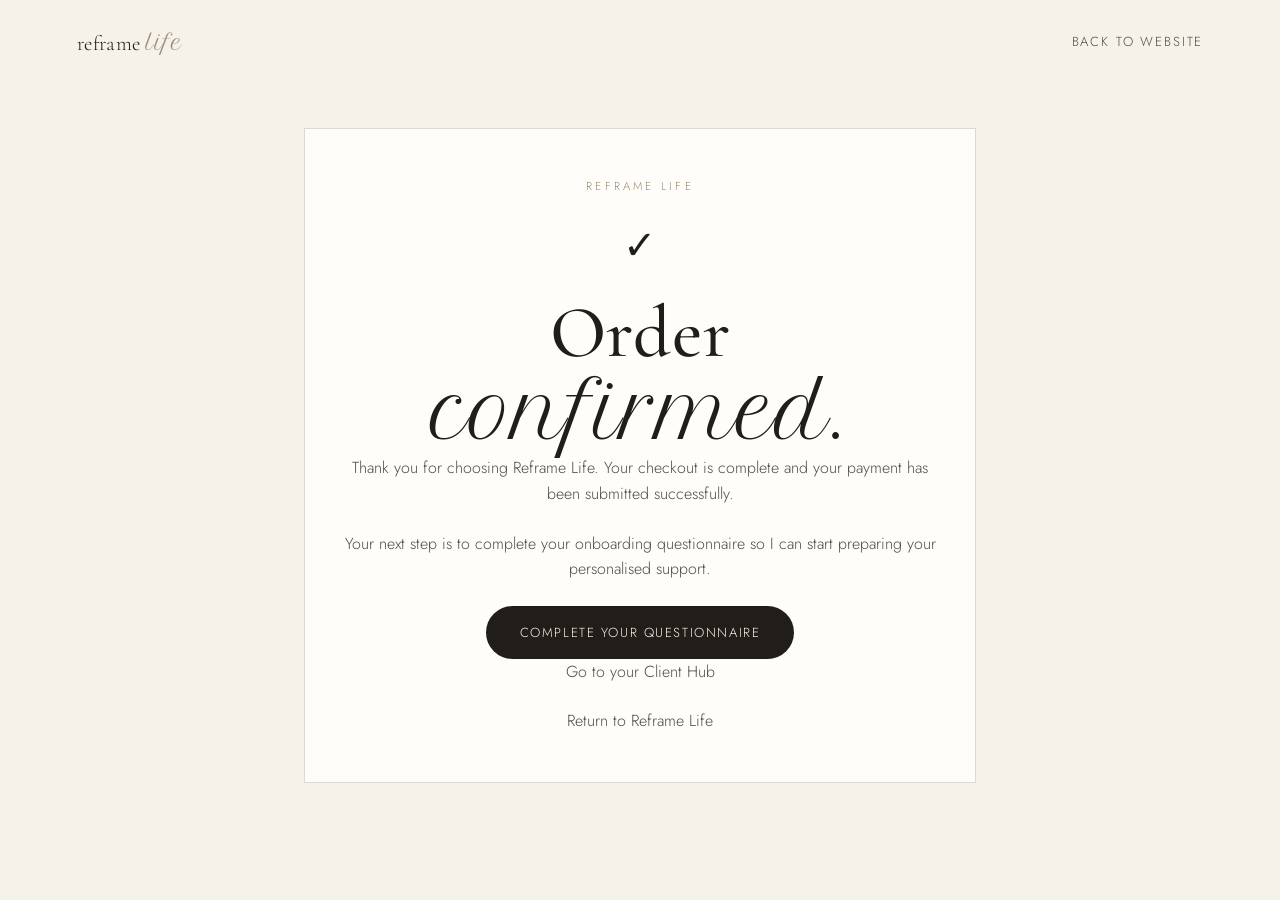
<file: order-confirmed.html>
<!DOCTYPE html>
<html lang="en">
<head>
  <meta charset="UTF-8">
  <meta name="viewport" content="width=device-width, initial-scale=1.0">
  <meta name="description" content="Your Reframe Life order confirmation.">
  <title>Order Confirmed — Reframe Life</title>
  <link rel="preconnect" href="https://fonts.googleapis.com">
  <link rel="preconnect" href="https://fonts.gstatic.com" crossorigin>
  <link href="https://fonts.googleapis.com/css2?family=Cormorant+Garamond:wght@400;500;600&family=Jost:wght@300;400;500;600&family=Petit+Formal+Script&display=swap" rel="stylesheet">
  <link rel="stylesheet" href="style.css">
</head>
<body>
  <header class="nav">
    <a href="index.html" class="nav-logo">reframe <em>life</em></a>
    <nav class="nav-links"><a href="index.html">Back to website</a></nav>
  </header>
  <main class="checkout-page" style="max-width:720px;margin:8rem auto 5rem;padding:0 1.5rem;text-align:center;">
    <section class="service-card" style="padding:3rem 2rem;">
      <p class="eyebrow">REFRAME LIFE</p>
      <div aria-hidden="true" style="font-size:2.5rem;margin:1rem 0;">✓</div>
      <h1>Order <em>confirmed.</em></h1>
      <p>Thank you for choosing Reframe Life. Your checkout is complete and your payment has been submitted successfully.</p>
      <p id="confirmed-programme" style="font-weight:500;margin:1.5rem 0;"></p>
      <p>Your next step is to complete your onboarding questionnaire so I can start preparing your personalised support.</p>
      <p style="margin-top:1.5rem;"><a class="btn btn-primary" href="onboarding.html">Complete your questionnaire</a></p>
      <p><a href="client-hub.html">Go to your Client Hub</a></p>
      <p style="margin-top:1.5rem;"><a href="index.html">Return to Reframe Life</a></p>
    </section>
  </main>
  <script>
    const programmes = {
      personalised_programme: "Personalised Training Programme",
      coaching_4_week: "4-Week Coaching Programme",
      coaching_8_week: "8-Week Coaching Programme",
      coaching_12_week: "12-Week Coaching Programme",
      coaching_6_month: "6-Month Ongoing Coaching"
    };
    const selected = new URLSearchParams(window.location.search).get("programme");
    if (programmes[selected]) {
      document.querySelector("#confirmed-programme").textContent = "Programme: " + programmes[selected];
    }
  </script>
</body>
</html>
</file>
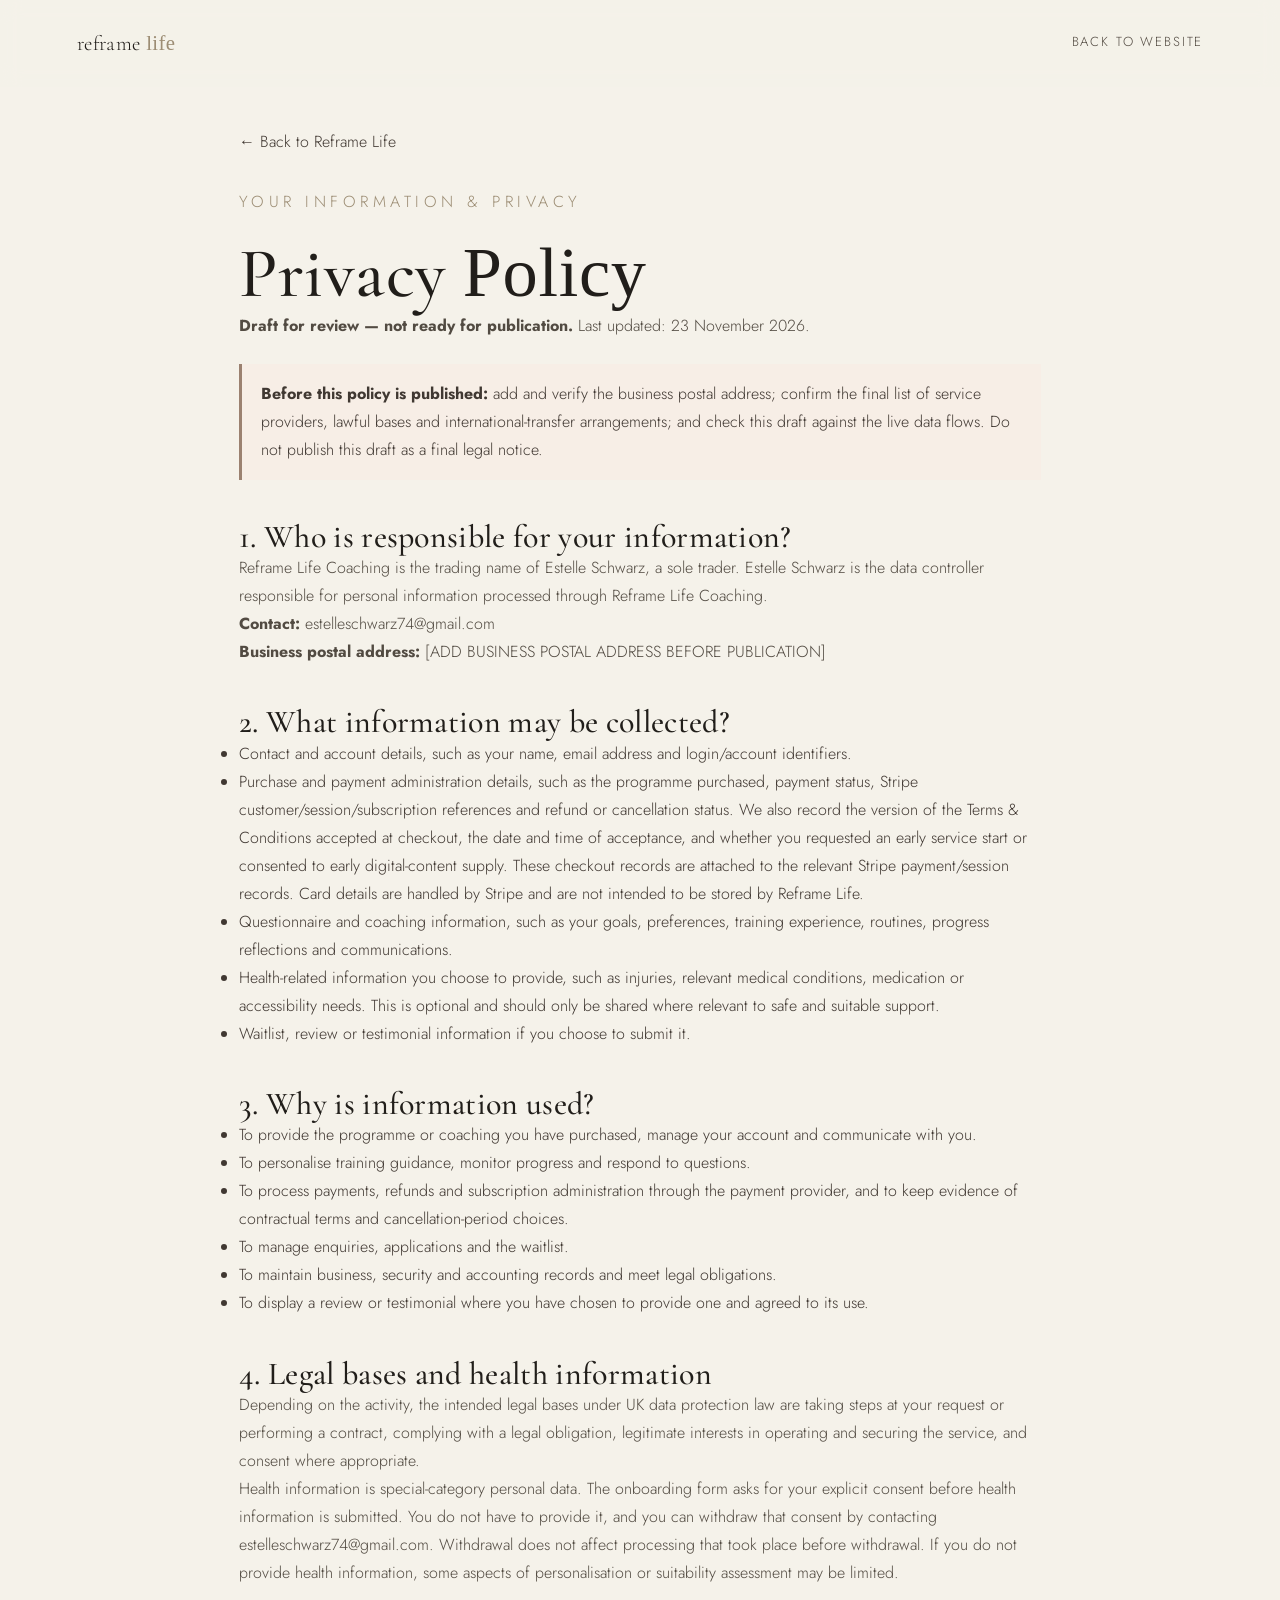
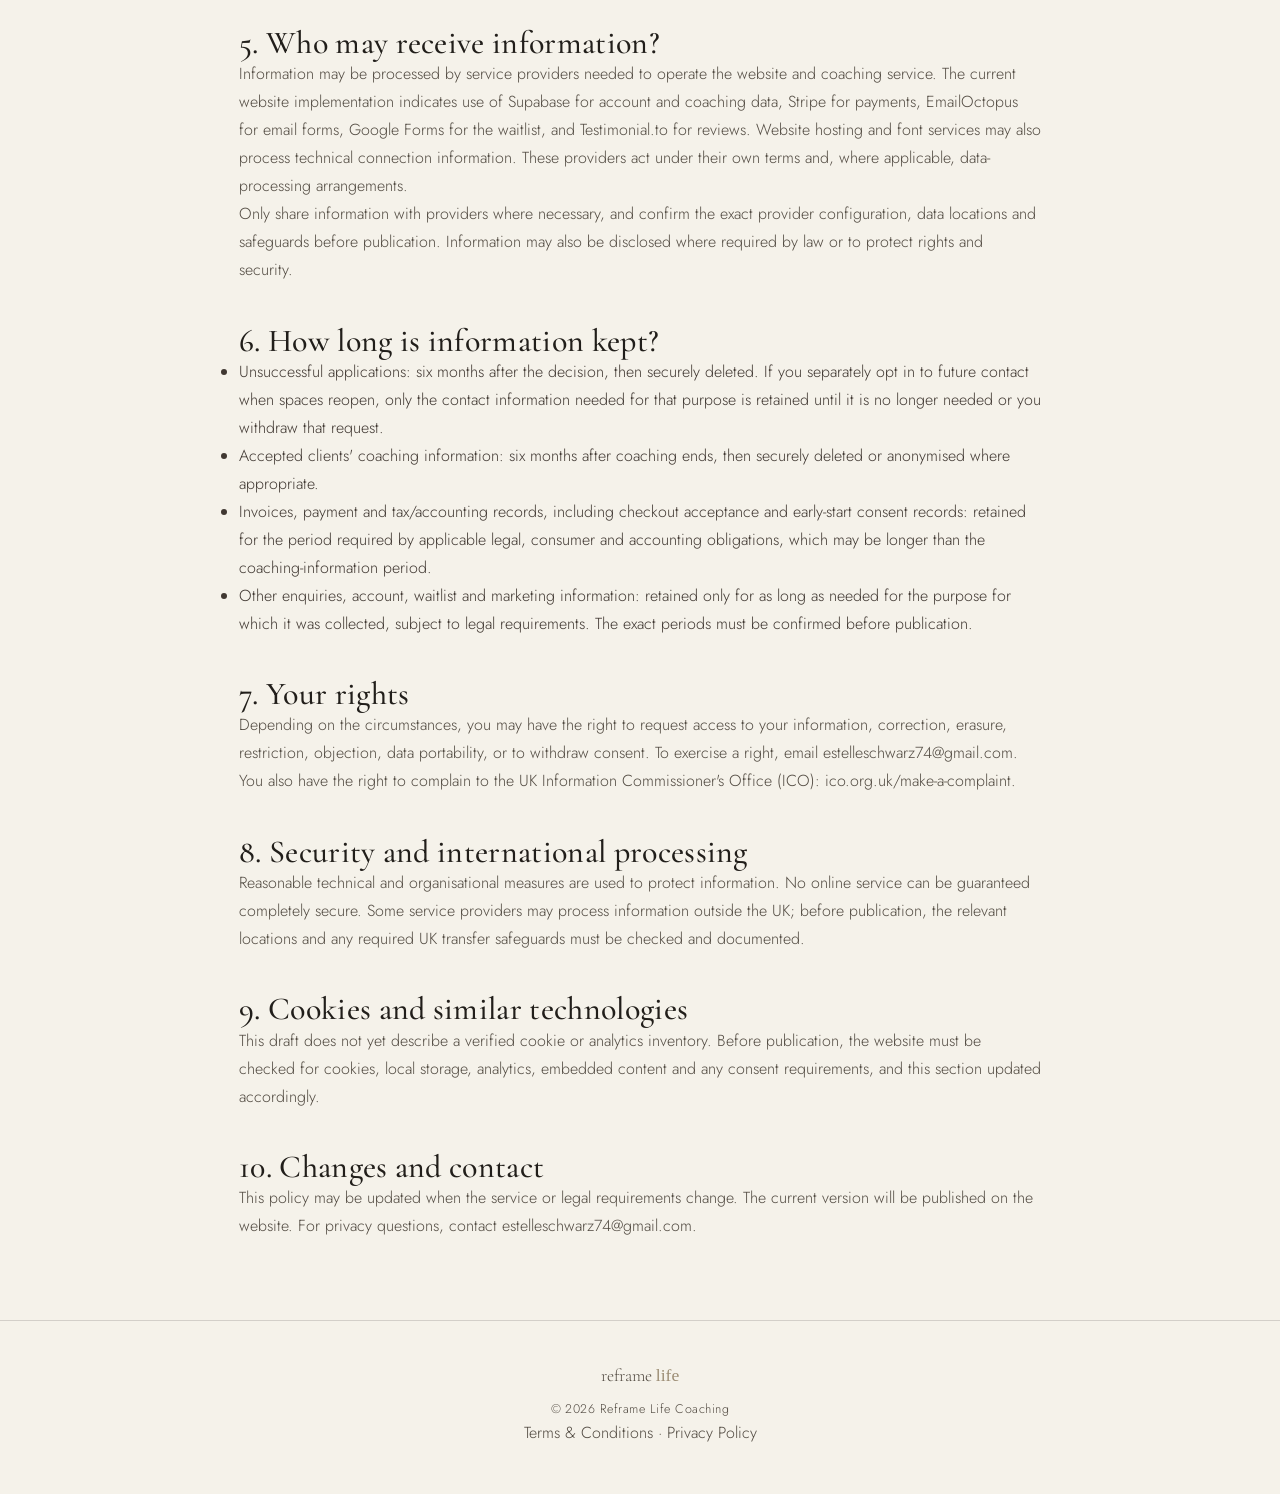
<file: privacy.html>
<!doctype html>
<html lang="en">
<head>
<meta charset="utf-8">
<meta name="viewport" content="width=device-width,initial-scale=1">
<title>Privacy Policy — Reframe Life Coaching</title>
<meta name="description" content="How Reframe Life Coaching collects, uses and protects personal information.">
<link rel="preconnect" href="https://fonts.googleapis.com">
<link rel="preconnect" href="https://fonts.gstatic.com" crossorigin>
<link href="https://fonts.googleapis.com/css2?family=Cormorant+Garamond:wght@400;500;600&family=Jost:wght@300;400;500;600&display=swap" rel="stylesheet">
<link rel="stylesheet" href="style.css">
<style>
.legal-page{max-width:850px;margin:8rem auto 5rem;padding:0 1.5rem;color:#403832;line-height:1.75}
.legal-page h1,.legal-page h2{font-family:'Cormorant Garamond',serif;font-weight:500;line-height:1.1}
.legal-page h1{font-size:clamp(2.8rem,6vw,4.4rem)}
.legal-page h2{font-size:2rem;margin-top:2.4rem}
.legal-page p,.legal-page li{font-size:1rem}
.legal-draft{padding:1rem 1.2rem;background:#f7eee6;border-left:3px solid #9b8170;margin:1.5rem 0}
.legal-page a{color:inherit}
.legal-page .back{display:inline-block;margin-bottom:2rem}
</style>
</head>
<body>
<header class="nav"><a href="index.html" class="nav-logo">reframe <em>life</em></a><nav class="nav-links"><a href="index.html">Back to website</a></nav></header>
<main class="legal-page">
<a class="back" href="index.html">← Back to Reframe Life</a>
<p class="eyebrow">YOUR INFORMATION &amp; PRIVACY</p>
<h1>Privacy <em>Policy</em></h1>
<p><strong>Draft for review — not ready for publication.</strong> Last updated: 23 November 2026.</p>
<div class="legal-draft"><strong>Before this policy is published:</strong> add and verify the business postal address; confirm the final list of service providers, lawful bases and international-transfer arrangements; and check this draft against the live data flows. Do not publish this draft as a final legal notice.</div>
<h2>1. Who is responsible for your information?</h2>
<p>Reframe Life Coaching is the trading name of Estelle Schwarz, a sole trader. Estelle Schwarz is the data controller responsible for personal information processed through Reframe Life Coaching.</p>
<p><strong>Contact:</strong> <a href="mailto:estelleschwarz74@gmail.com">estelleschwarz74@gmail.com</a><br><strong>Business postal address:</strong> [ADD BUSINESS POSTAL ADDRESS BEFORE PUBLICATION]</p>
<h2>2. What information may be collected?</h2>
<ul>
<li>Contact and account details, such as your name, email address and login/account identifiers.</li>
<li>Purchase and payment administration details, such as the programme purchased, payment status, Stripe customer/session/subscription references and refund or cancellation status. We also record the version of the Terms &amp; Conditions accepted at checkout, the date and time of acceptance, and whether you requested an early service start or consented to early digital-content supply. These checkout records are attached to the relevant Stripe payment/session records. Card details are handled by Stripe and are not intended to be stored by Reframe Life.</li>
<li>Questionnaire and coaching information, such as your goals, preferences, training experience, routines, progress reflections and communications.</li>
<li>Health-related information you choose to provide, such as injuries, relevant medical conditions, medication or accessibility needs. This is optional and should only be shared where relevant to safe and suitable support.</li>
<li>Waitlist, review or testimonial information if you choose to submit it.</li>
</ul>
<h2>3. Why is information used?</h2>
<ul>
<li>To provide the programme or coaching you have purchased, manage your account and communicate with you.</li>
<li>To personalise training guidance, monitor progress and respond to questions.</li>
<li>To process payments, refunds and subscription administration through the payment provider, and to keep evidence of contractual terms and cancellation-period choices.</li>
<li>To manage enquiries, applications and the waitlist.</li>
<li>To maintain business, security and accounting records and meet legal obligations.</li>
<li>To display a review or testimonial where you have chosen to provide one and agreed to its use.</li>
</ul>
<h2>4. Legal bases and health information</h2>
<p>Depending on the activity, the intended legal bases under UK data protection law are taking steps at your request or performing a contract, complying with a legal obligation, legitimate interests in operating and securing the service, and consent where appropriate.</p>
<p>Health information is special-category personal data. The onboarding form asks for your explicit consent before health information is submitted. You do not have to provide it, and you can withdraw that consent by contacting <a href="mailto:estelleschwarz74@gmail.com">estelleschwarz74@gmail.com</a>. Withdrawal does not affect processing that took place before withdrawal. If you do not provide health information, some aspects of personalisation or suitability assessment may be limited.</p>
<h2>5. Who may receive information?</h2>
<p>Information may be processed by service providers needed to operate the website and coaching service. The current website implementation indicates use of Supabase for account and coaching data, Stripe for payments, EmailOctopus for email forms, Google Forms for the waitlist, and Testimonial.to for reviews. Website hosting and font services may also process technical connection information. These providers act under their own terms and, where applicable, data-processing arrangements.</p>
<p>Only share information with providers where necessary, and confirm the exact provider configuration, data locations and safeguards before publication. Information may also be disclosed where required by law or to protect rights and security.</p>
<h2>6. How long is information kept?</h2>
<ul>
<li>Unsuccessful applications: six months after the decision, then securely deleted. If you separately opt in to future contact when spaces reopen, only the contact information needed for that purpose is retained until it is no longer needed or you withdraw that request.</li>
<li>Accepted clients' coaching information: six months after coaching ends, then securely deleted or anonymised where appropriate.</li>
<li>Invoices, payment and tax/accounting records, including checkout acceptance and early-start consent records: retained for the period required by applicable legal, consumer and accounting obligations, which may be longer than the coaching-information period.</li>
<li>Other enquiries, account, waitlist and marketing information: retained only for as long as needed for the purpose for which it was collected, subject to legal requirements. The exact periods must be confirmed before publication.</li>
</ul>
<h2>7. Your rights</h2>
<p>Depending on the circumstances, you may have the right to request access to your information, correction, erasure, restriction, objection, data portability, or to withdraw consent. To exercise a right, email <a href="mailto:estelleschwarz74@gmail.com">estelleschwarz74@gmail.com</a>. You also have the right to complain to the UK Information Commissioner's Office (ICO): <a href="https://ico.org.uk/make-a-complaint/" target="_blank" rel="noopener">ico.org.uk/make-a-complaint</a>.</p>
<h2>8. Security and international processing</h2>
<p>Reasonable technical and organisational measures are used to protect information. No online service can be guaranteed completely secure. Some service providers may process information outside the UK; before publication, the relevant locations and any required UK transfer safeguards must be checked and documented.</p>
<h2>9. Cookies and similar technologies</h2>
<p>This draft does not yet describe a verified cookie or analytics inventory. Before publication, the website must be checked for cookies, local storage, analytics, embedded content and any consent requirements, and this section updated accordingly.</p>
<h2>10. Changes and contact</h2>
<p>This policy may be updated when the service or legal requirements change. The current version will be published on the website. For privacy questions, contact <a href="mailto:estelleschwarz74@gmail.com">estelleschwarz74@gmail.com</a>.</p>
</main>
<footer class="footer"><p>reframe <em>life</em></p><p class="footer-note">&copy; 2026 Reframe Life Coaching</p><p><a href="terms.html">Terms &amp; Conditions</a> · <a href="privacy.html">Privacy Policy</a></p></footer>
</body></html>
</file>
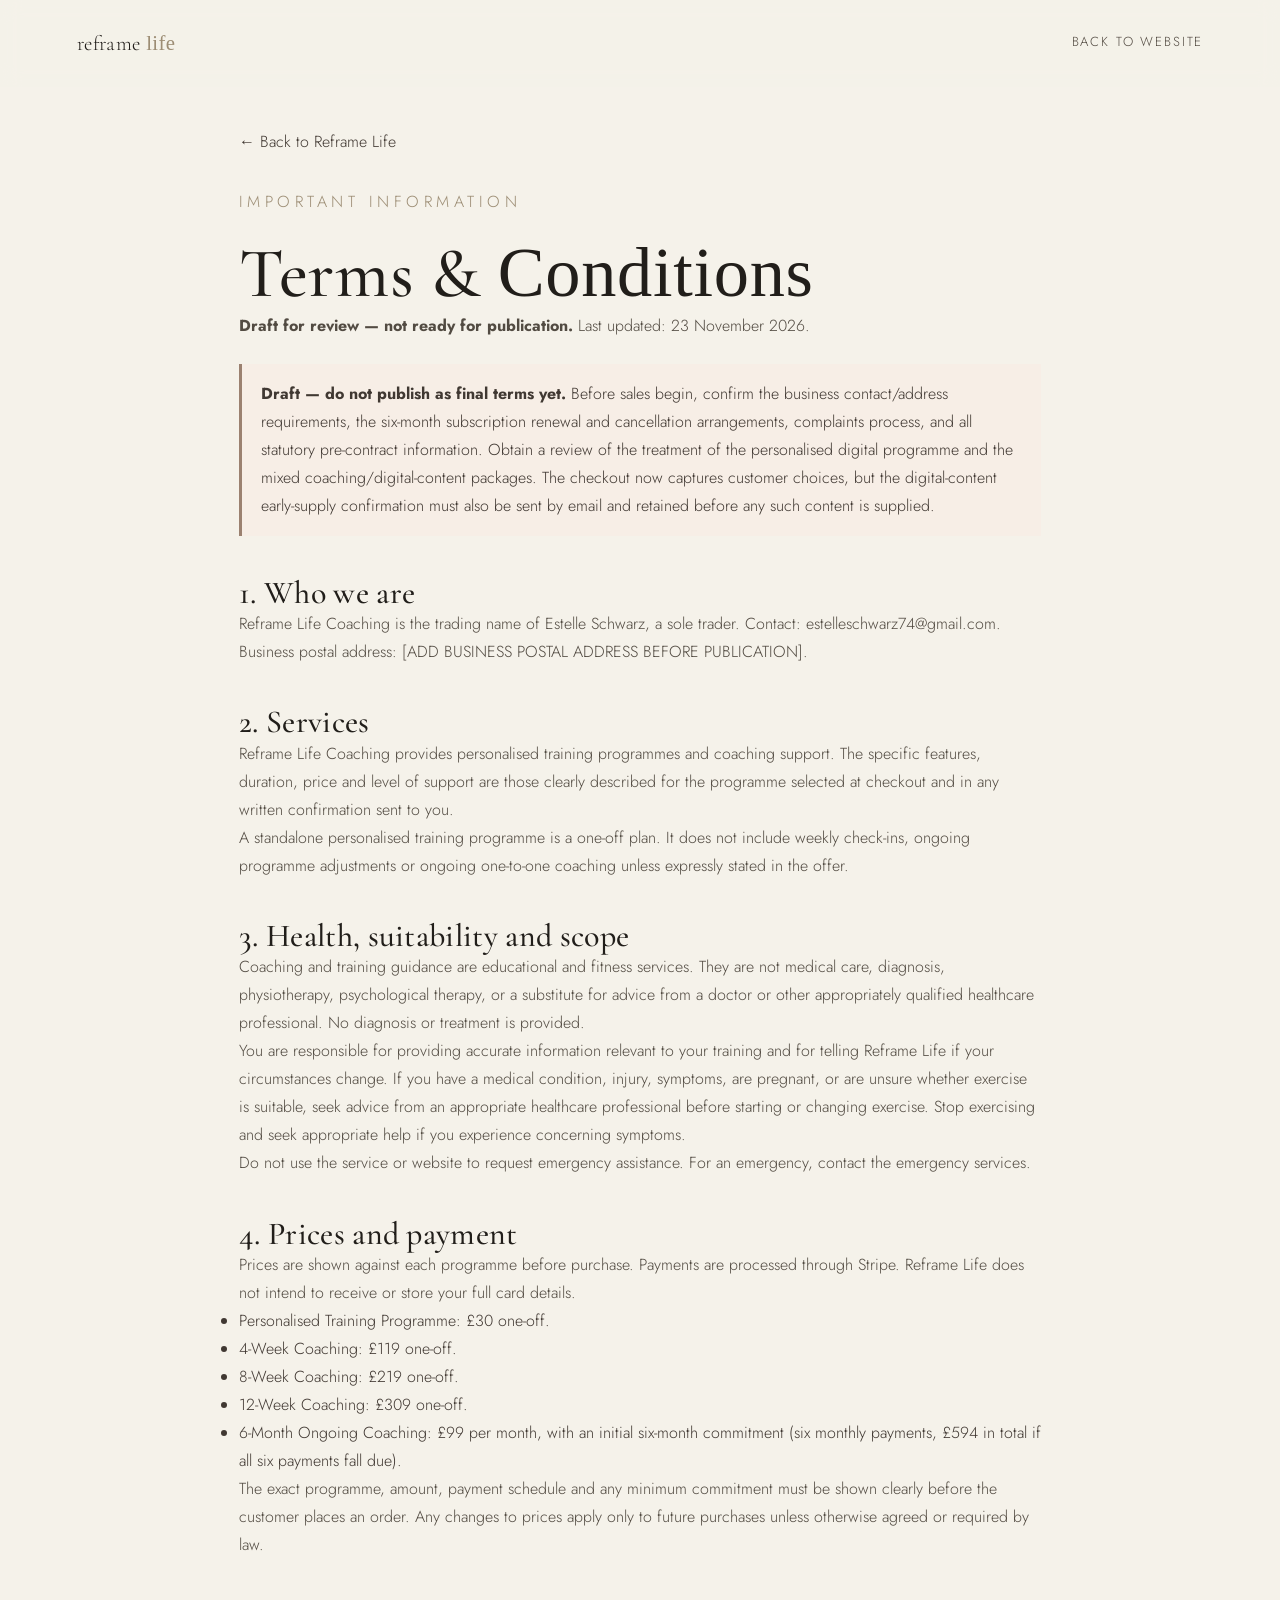
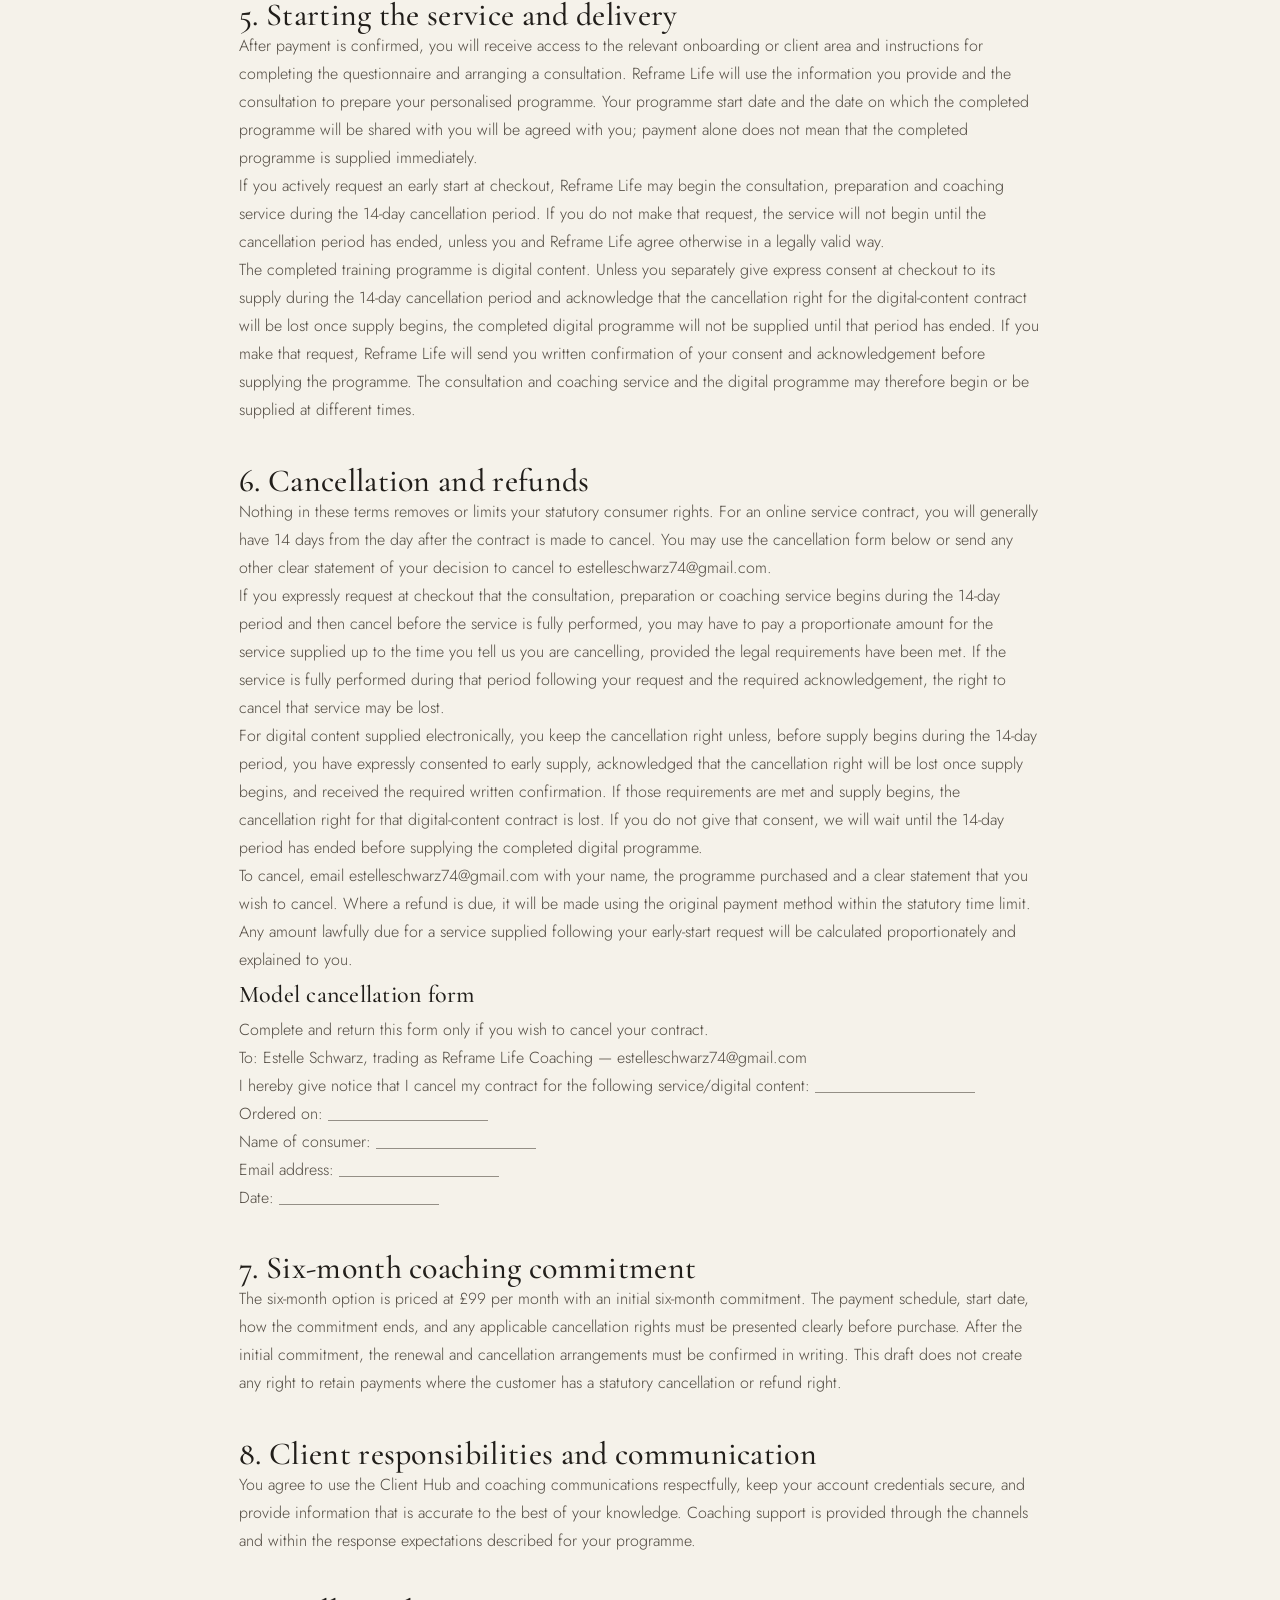
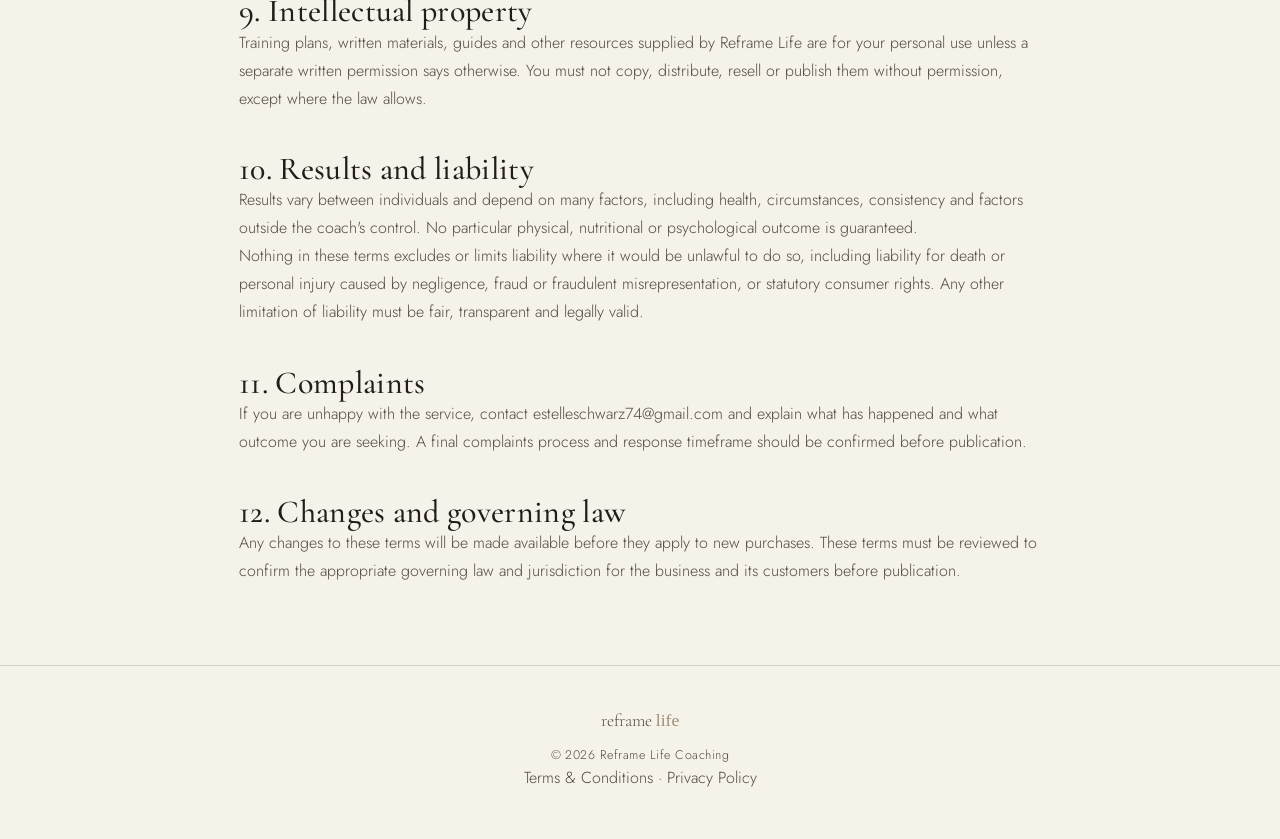
<file: terms.html>
<!doctype html>
<html lang="en">
<head>
<meta charset="utf-8">
<meta name="viewport" content="width=device-width,initial-scale=1">
<title>Terms &amp; Conditions — Reframe Life Coaching</title>
<meta name="description" content="Draft terms for Reframe Life Coaching programmes and services.">
<link rel="preconnect" href="https://fonts.googleapis.com">
<link rel="preconnect" href="https://fonts.gstatic.com" crossorigin>
<link href="https://fonts.googleapis.com/css2?family=Cormorant+Garamond:wght@400;500;600&family=Jost:wght@300;400;500;600&display=swap" rel="stylesheet">
<link rel="stylesheet" href="style.css">
<style>
.legal-page{max-width:850px;margin:8rem auto 5rem;padding:0 1.5rem;color:#403832;line-height:1.75}
.legal-page h1,.legal-page h2{font-family:'Cormorant Garamond',serif;font-weight:500;line-height:1.1}
.legal-page h1{font-size:clamp(2.8rem,6vw,4.4rem)}
.legal-page h2{font-size:2rem;margin-top:2.4rem}
.legal-page p,.legal-page li{font-size:1rem}
.legal-draft{padding:1rem 1.2rem;background:#f7eee6;border-left:3px solid #9b8170;margin:1.5rem 0}
.legal-page a{color:inherit}
.legal-page .back{display:inline-block;margin-bottom:2rem}
</style>
</head>
<body>
<header class="nav"><a href="index.html" class="nav-logo">reframe <em>life</em></a><nav class="nav-links"><a href="index.html">Back to website</a></nav></header>
<main class="legal-page">
<a class="back" href="index.html">← Back to Reframe Life</a>
<p class="eyebrow">IMPORTANT INFORMATION</p>
<h1>Terms &amp; <em>Conditions</em></h1>
<p><strong>Draft for review — not ready for publication.</strong> Last updated: 23 November 2026.</p>
<div class="legal-draft"><strong>Draft — do not publish as final terms yet.</strong> Before sales begin, confirm the business contact/address requirements, the six-month subscription renewal and cancellation arrangements, complaints process, and all statutory pre-contract information. Obtain a review of the treatment of the personalised digital programme and the mixed coaching/digital-content packages. The checkout now captures customer choices, but the digital-content early-supply confirmation must also be sent by email and retained before any such content is supplied.</div>
<h2>1. Who we are</h2>
<p>Reframe Life Coaching is the trading name of Estelle Schwarz, a sole trader. Contact: <a href="mailto:estelleschwarz74@gmail.com">estelleschwarz74@gmail.com</a>. Business postal address: [ADD BUSINESS POSTAL ADDRESS BEFORE PUBLICATION].</p>
<h2>2. Services</h2>
<p>Reframe Life Coaching provides personalised training programmes and coaching support. The specific features, duration, price and level of support are those clearly described for the programme selected at checkout and in any written confirmation sent to you.</p>
<p>A standalone personalised training programme is a one-off plan. It does not include weekly check-ins, ongoing programme adjustments or ongoing one-to-one coaching unless expressly stated in the offer.</p>
<h2>3. Health, suitability and scope</h2>
<p>Coaching and training guidance are educational and fitness services. They are not medical care, diagnosis, physiotherapy, psychological therapy, or a substitute for advice from a doctor or other appropriately qualified healthcare professional. No diagnosis or treatment is provided.</p>
<p>You are responsible for providing accurate information relevant to your training and for telling Reframe Life if your circumstances change. If you have a medical condition, injury, symptoms, are pregnant, or are unsure whether exercise is suitable, seek advice from an appropriate healthcare professional before starting or changing exercise. Stop exercising and seek appropriate help if you experience concerning symptoms.</p>
<p>Do not use the service or website to request emergency assistance. For an emergency, contact the emergency services.</p>
<h2>4. Prices and payment</h2>
<p>Prices are shown against each programme before purchase. Payments are processed through Stripe. Reframe Life does not intend to receive or store your full card details.</p>
<ul>
<li>Personalised Training Programme: £30 one-off.</li>
<li>4-Week Coaching: £119 one-off.</li>
<li>8-Week Coaching: £219 one-off.</li>
<li>12-Week Coaching: £309 one-off.</li>
<li>6-Month Ongoing Coaching: £99 per month, with an initial six-month commitment (six monthly payments, £594 in total if all six payments fall due).</li>
</ul>
<p>The exact programme, amount, payment schedule and any minimum commitment must be shown clearly before the customer places an order. Any changes to prices apply only to future purchases unless otherwise agreed or required by law.</p>
<h2>5. Starting the service and delivery</h2>
<p>After payment is confirmed, you will receive access to the relevant onboarding or client area and instructions for completing the questionnaire and arranging a consultation. Reframe Life will use the information you provide and the consultation to prepare your personalised programme. Your programme start date and the date on which the completed programme will be shared with you will be agreed with you; payment alone does not mean that the completed programme is supplied immediately.</p>
<p>If you actively request an early start at checkout, Reframe Life may begin the consultation, preparation and coaching service during the 14-day cancellation period. If you do not make that request, the service will not begin until the cancellation period has ended, unless you and Reframe Life agree otherwise in a legally valid way.</p>
<p>The completed training programme is digital content. Unless you separately give express consent at checkout to its supply during the 14-day cancellation period and acknowledge that the cancellation right for the digital-content contract will be lost once supply begins, the completed digital programme will not be supplied until that period has ended. If you make that request, Reframe Life will send you written confirmation of your consent and acknowledgement before supplying the programme. The consultation and coaching service and the digital programme may therefore begin or be supplied at different times.</p>
<h2>6. Cancellation and refunds</h2>
<p>Nothing in these terms removes or limits your statutory consumer rights. For an online service contract, you will generally have 14 days from the day after the contract is made to cancel. You may use the cancellation form below or send any other clear statement of your decision to cancel to <a href="mailto:estelleschwarz74@gmail.com">estelleschwarz74@gmail.com</a>.</p>
<p>If you expressly request at checkout that the consultation, preparation or coaching service begins during the 14-day period and then cancel before the service is fully performed, you may have to pay a proportionate amount for the service supplied up to the time you tell us you are cancelling, provided the legal requirements have been met. If the service is fully performed during that period following your request and the required acknowledgement, the right to cancel that service may be lost.</p>
<p>For digital content supplied electronically, you keep the cancellation right unless, before supply begins during the 14-day period, you have expressly consented to early supply, acknowledged that the cancellation right will be lost once supply begins, and received the required written confirmation. If those requirements are met and supply begins, the cancellation right for that digital-content contract is lost. If you do not give that consent, we will wait until the 14-day period has ended before supplying the completed digital programme.</p>
<p>To cancel, email <a href="mailto:estelleschwarz74@gmail.com">estelleschwarz74@gmail.com</a> with your name, the programme purchased and a clear statement that you wish to cancel. Where a refund is due, it will be made using the original payment method within the statutory time limit. Any amount lawfully due for a service supplied following your early-start request will be calculated proportionately and explained to you.</p>
<h3>Model cancellation form</h3>
<p>Complete and return this form only if you wish to cancel your contract.</p>
<p>To: Estelle Schwarz, trading as Reframe Life Coaching — <a href="mailto:estelleschwarz74@gmail.com">estelleschwarz74@gmail.com</a></p>
<p>I hereby give notice that I cancel my contract for the following service/digital content: ____________________</p>
<p>Ordered on: ____________________</p>
<p>Name of consumer: ____________________</p>
<p>Email address: ____________________</p>
<p>Date: ____________________</p>
<h2>7. Six-month coaching commitment</h2>
<p>The six-month option is priced at £99 per month with an initial six-month commitment. The payment schedule, start date, how the commitment ends, and any applicable cancellation rights must be presented clearly before purchase. After the initial commitment, the renewal and cancellation arrangements must be confirmed in writing. This draft does not create any right to retain payments where the customer has a statutory cancellation or refund right.</p>
<h2>8. Client responsibilities and communication</h2>
<p>You agree to use the Client Hub and coaching communications respectfully, keep your account credentials secure, and provide information that is accurate to the best of your knowledge. Coaching support is provided through the channels and within the response expectations described for your programme.</p>
<h2>9. Intellectual property</h2>
<p>Training plans, written materials, guides and other resources supplied by Reframe Life are for your personal use unless a separate written permission says otherwise. You must not copy, distribute, resell or publish them without permission, except where the law allows.</p>
<h2>10. Results and liability</h2>
<p>Results vary between individuals and depend on many factors, including health, circumstances, consistency and factors outside the coach's control. No particular physical, nutritional or psychological outcome is guaranteed.</p>
<p>Nothing in these terms excludes or limits liability where it would be unlawful to do so, including liability for death or personal injury caused by negligence, fraud or fraudulent misrepresentation, or statutory consumer rights. Any other limitation of liability must be fair, transparent and legally valid.</p>
<h2>11. Complaints</h2>
<p>If you are unhappy with the service, contact <a href="mailto:estelleschwarz74@gmail.com">estelleschwarz74@gmail.com</a> and explain what has happened and what outcome you are seeking. A final complaints process and response timeframe should be confirmed before publication.</p>
<h2>12. Changes and governing law</h2>
<p>Any changes to these terms will be made available before they apply to new purchases. These terms must be reviewed to confirm the appropriate governing law and jurisdiction for the business and its customers before publication.</p>
</main>
<footer class="footer"><p>reframe <em>life</em></p><p class="footer-note">&copy; 2026 Reframe Life Coaching</p><p><a href="terms.html">Terms &amp; Conditions</a> · <a href="privacy.html">Privacy Policy</a></p></footer>
</body></html>
</file>
<file: style.css>
/* ============================================
   REFRAME LIFE — DESIGN TOKENS
   ============================================ */
:root {
  --cream: #F5F2EA;
  --cream-deep: #EDE8DC;
  --ink: #211E1A;
  --ink-soft: #524B42;
  --stone: #9C8D74;
  --stone-light: #C9BFAD;
  --line: rgba(33, 30, 26, 0.16);
  --white: #FFFDF9;

  --serif: 'Cormorant Garamond', serif;
  --script: 'Petit Formal Script', cursive;
  --sans: 'Jost', sans-serif;

  --max: 1180px;
  --pad: clamp(24px, 6vw, 96px);
}

* { box-sizing: border-box; margin: 0; padding: 0; }

html { scroll-behavior: smooth; }

body {
  background: var(--cream);
  color: var(--ink);
  font-family: var(--sans);
  font-weight: 300;
  line-height: 1.6;
  -webkit-font-smoothing: antialiased;
  overflow-x: hidden;
}

em {
  font-family: var(--script);
  font-style: normal;
  font-weight: 400;
  color: var(--stone);
}

h1 em, h2 em { color: var(--ink); }

.eyebrow {
  font-family: var(--sans);
  font-size: 0.72rem;
  letter-spacing: 0.28em;
  text-transform: uppercase;
  color: var(--stone);
  margin-bottom: 18px;
}

h1, h2, h3, h4 {
  font-family: var(--serif);
  font-weight: 500;
  color: var(--ink);
  letter-spacing: 0.01em;
}

h1 { font-size: clamp(2.6rem, 6vw, 4.6rem); line-height: 1.08; font-weight: 500; }
h2 { font-size: clamp(2rem, 4.2vw, 3rem); line-height: 1.15; }
h3 { font-size: 1.5rem; }
h4 { font-size: 1.15rem; }

p { color: var(--ink-soft); font-weight: 300; }

a { color: inherit; text-decoration: none; }

img { max-width: 100%; display: block; }

.service-mark {
  display: inline-block;
  color: var(--stone);
  font-size: 1rem;
  margin-bottom: 14px;
}

/* subtle grain overlay */
.grain {
  position: fixed;
  inset: 0;
  pointer-events: none;
  z-index: 999;
  opacity: 0.025;
  background-image: url("data:image/svg+xml,%3Csvg xmlns='http://www.w3.org/2000/svg' width='120' height='120'%3E%3Cfilter id='n'%3E%3CfeTurbulence type='fractalNoise' baseFrequency='0.9' numOctaves='2' stitchTiles='stitch'/%3E%3C/filter%3E%3Crect width='100%25' height='100%25' filter='url(%23n)'/%3E%3C/svg%3E");
}

/* ============================================
   NAV
   ============================================ */
.nav {
  position: fixed;
  top: 0; left: 0; right: 0;
  z-index: 100;
  display: flex;
  align-items: center;
  justify-content: space-between;
  padding: 26px var(--pad);
  background: rgba(245, 242, 234, 0.82);
  backdrop-filter: blur(10px);
  border-bottom: 1px solid transparent;
  transition: border-color 0.3s ease, padding 0.3s ease;
}

.nav.scrolled {
  border-bottom-color: var(--line);
  padding-top: 18px;
  padding-bottom: 18px;
}

.nav-logo {
  font-family: var(--serif);
  font-size: 1.3rem;
  letter-spacing: 0.02em;
  color: var(--ink);
}

.nav-links {
  display: flex;
  gap: 44px;
}

.nav-links a {
  font-size: 0.82rem;
  letter-spacing: 0.14em;
  text-transform: uppercase;
  color: var(--ink-soft);
  position: relative;
  padding-bottom: 4px;
}

.nav-links a::after {
  content: '';
  position: absolute;
  left: 0; bottom: 0;
  width: 0;
  height: 1px;
  background: var(--stone);
  transition: width 0.3s ease;
}

.nav-links a:hover::after { width: 100%; }
.nav-links a:hover { color: var(--ink); }

.nav-toggle {
  display: none;
  flex-direction: column;
  gap: 5px;
  background: none;
  border: none;
  cursor: pointer;
  padding: 8px;
}

.nav-toggle span {
  width: 22px;
  height: 1px;
  background: var(--ink);
  display: block;
}

/* ============================================
   HERO
   ============================================ */
.hero {
  position: relative;
  min-height: 100vh;
  display: flex;
  align-items: center;
  justify-content: center;
  text-align: center;
  padding: 140px var(--pad) 100px;
  overflow: hidden;
}

.hero-inner {
  max-width: 760px;
  animation: fadeUp 1s ease both;
}

.hero-sub {
  max-width: 560px;
  margin: 28px auto 0;
  font-size: 1.05rem;
}

.hero-actions {
  margin-top: 44px;
  display: flex;
  gap: 20px;
  justify-content: center;
  flex-wrap: wrap;
}

.btn {
  font-family: var(--sans);
  font-size: 0.82rem;
  letter-spacing: 0.12em;
  text-transform: uppercase;
  padding: 16px 34px;
  border-radius: 999px;
  transition: all 0.3s ease;
  display: inline-block;
}

.btn-primary {
  background: var(--ink);
  color: var(--cream);
}
.btn-primary:hover { background: var(--stone); }

.btn-ghost {
  border: 1px solid var(--line);
  color: var(--ink);
}
.btn-ghost:hover { border-color: var(--ink); background: var(--white); }

.arc {
  position: absolute;
  color: var(--ink);
  opacity: 0.9;
  width: clamp(180px, 26vw, 320px);
}
.arc-top { top: 60px; right: -40px; }
.arc-bottom { bottom: 40px; left: -40px; }
.arc svg { width: 100%; height: auto; }

@keyframes fadeUp {
  from { opacity: 0; transform: translateY(24px); }
  to { opacity: 1; transform: translateY(0); }
}

/* ============================================
   ABOUT
   ============================================ */
.about {
  padding: 140px var(--pad);
  max-width: var(--max);
  margin: 0 auto;
}

.about-grid {
  display: grid;
  grid-template-columns: 0.85fr 1.15fr;
  gap: clamp(40px, 6vw, 96px);
  align-items: center;
}

.about-image {
  position: relative;
}

.about-image img {
  width: 100%;
  aspect-ratio: 3/4;
  object-fit: cover;
  object-position: top center;
  filter: grayscale(6%) contrast(1.02);
}

.about-image-frame {
  position: absolute;
  top: 18px; left: 18px;
  right: -18px; bottom: -18px;
  border: 1px solid var(--stone);
  z-index: -1;
}

.about-content p {
  margin-bottom: 20px;
  font-size: 1.02rem;
}

.about-content p:last-of-type { margin-bottom: 0; }

/* ============================================
   SERVICES
   ============================================ */
.services {
  padding: 140px var(--pad);
  background: var(--cream-deep);
}

.services-head {
  max-width: 640px;
  margin: 0 auto 72px;
  text-align: center;
}

.services-sub {
  margin-top: 20px;
  font-size: 1.02rem;
}

.services-grid {
  max-width: var(--max);
  margin: 0 auto;
  display: grid;
  grid-template-columns: 1fr 1fr;
  gap: 32px;
}

.service-card {
  background: var(--white);
  border: 1px solid var(--line);
  padding: 48px 40px;
  transition: transform 0.35s ease, box-shadow 0.35s ease;
}

.service-card:hover {
  transform: translateY(-6px);
  box-shadow: 0 24px 48px -24px rgba(33,30,26,0.18);
}

.service-tag {
  font-size: 0.78rem;
  letter-spacing: 0.1em;
  text-transform: uppercase;
  color: var(--stone);
  margin: 6px 0 18px;
}

.addon {
  max-width: var(--max);
  margin: 32px auto 0;
}

.addon-text {
  background: var(--ink);
  color: var(--cream);
  padding: 48px 56px;
  text-align: center;
}

.addon-text h3 { color: var(--cream); }
.addon-text p { color: var(--stone-light); max-width: 520px; margin: 14px auto 0; }
.addon-text .service-mark { color: var(--stone-light); }

.included {
  max-width: var(--max);
  margin: 100px auto 0;
}

.included .eyebrow { text-align: center; margin-bottom: 8px; }

.included-grid {
  margin-top: 40px;
  display: grid;
  grid-template-columns: repeat(4, 1fr);
  gap: 28px;
}

.included-item {
  text-align: center;
  padding: 20px 12px;
}

.included-item p {
  font-size: 0.92rem;
  margin-top: 8px;
}

/* ============================================
   CONTACT
   ============================================ */
.contact {
  position: relative;
  padding: 160px var(--pad) 120px;
  text-align: center;
  overflow: hidden;
}

.contact-inner {
  max-width: 560px;
  margin: 0 auto;
  position: relative;
  z-index: 2;
}

.contact-sub {
  margin-top: 20px;
  font-size: 1.02rem;
}

.contact-email {
  display: inline-block;
  margin-top: 40px;
  font-family: var(--serif);
  font-size: 1.5rem;
  color: var(--ink);
  border-bottom: 1px solid var(--stone);
  padding-bottom: 4px;
  transition: color 0.3s ease, border-color 0.3s ease;
}

.contact-email:hover { color: var(--stone); border-color: var(--ink); }

.socials {
  margin-top: 48px;
  display: flex;
  gap: 36px;
  justify-content: center;
  flex-wrap: wrap;
}

.social-link {
  display: flex;
  align-items: center;
  gap: 10px;
  font-size: 0.9rem;
  letter-spacing: 0.03em;
  color: var(--ink-soft);
  transition: color 0.3s ease;
}

.social-link:hover { color: var(--ink); }

.arc-footer {
  position: absolute;
  bottom: -30px;
  left: 50%;
  transform: translateX(-50%);
  width: clamp(240px, 40vw, 400px);
  color: var(--ink);
  opacity: 0.6;
}

/* ============================================
   FOOTER
   ============================================ */
.footer {
  text-align: center;
  padding: 40px var(--pad) 48px;
  border-top: 1px solid var(--line);
}

.footer p:first-child {
  font-family: var(--serif);
  font-size: 1.1rem;
}

.footer-note {
  margin-top: 10px;
  font-size: 0.78rem;
  color: var(--ink-soft);
  letter-spacing: 0.04em;
}

/* ============================================
   RESPONSIVE
   ============================================ */
@media (max-width: 860px) {
  .nav-links { display: none; }
  .nav-toggle { display: flex; }

  .nav-links.open {
    display: flex;
    position: absolute;
    top: 100%; left: 0; right: 0;
    flex-direction: column;
    background: var(--cream);
    padding: 24px var(--pad) 32px;
    gap: 20px;
    border-bottom: 1px solid var(--line);
  }

  .about-grid { grid-template-columns: 1fr; }
  .about-image { max-width: 420px; margin: 0 auto; }

  .services-grid { grid-template-columns: 1fr; }
  .included-grid { grid-template-columns: 1fr 1fr; }

  .arc { display: none; }
}

@media (max-width: 480px) {
  .included-grid { grid-template-columns: 1fr; }
  .addon-text { padding: 40px 24px; }
}

/* Reduced motion */
@media (prefers-reduced-motion: reduce) {
  html { scroll-behavior: auto; }
  .hero-inner { animation: none; }
  * { transition: none !important; }
}

/* Focus visibility */
a:focus-visible, button:focus-visible {
  outline: 2px solid var(--stone);
  outline-offset: 3px;
}

/* THE REFRAME EXPERIENCE */
.experience { padding: 140px var(--pad); background: var(--white); }
.experience-head { max-width: 680px; margin: 0 auto 64px; text-align: center; }
.experience-sub { margin-top: 20px; font-size: 1.02rem; }
.experience-steps { max-width: 860px; margin: 0 auto; display: grid; grid-template-columns: 1fr 1fr; gap: 38px 56px; }
.experience-step { display: grid; grid-template-columns: 48px 1fr; gap: 18px; align-items: start; padding-top: 22px; border-top: 1px solid var(--line); }
.experience-number { font-family: var(--serif); font-size: 1.35rem; color: var(--stone); }
.experience-step h3 { margin-bottom: 8px; }
.experience-step p { font-size: 0.96rem; }
.experience-note { max-width: 680px; margin: 52px auto 0; text-align: center; font-size: 0.9rem; color: var(--stone); }
@media (max-width: 860px) { .experience-steps { grid-template-columns: 1fr; gap: 28px; } }


/* PROGRAMME PURCHASE LINKS */
.nav-buy-link {
  border: 1px solid var(--stone);
  padding: 9px 16px !important;
  margin-top: -9px;
}
.nav-buy-link::after { display: none; }
.nav-buy-link:hover { background: var(--ink); color: var(--cream) !important; }
.programme-grid { align-items: stretch; }
.programme-card { display: flex; flex-direction: column; align-items: flex-start; }
.programme-card > p:not(.service-tag) { margin-bottom: 16px; }
.programme-price {
  margin-top: auto;
  padding: 12px 0 20px;
  font-family: var(--serif);
  font-size: 2rem;
  color: var(--ink);
}
.programme-price span {
  font-family: var(--sans);
  font-size: .85rem;
  color: var(--ink-soft);
}
.programme-card .btn { margin-top: 4px; }
.programme-card-featured { border-color: var(--stone); }
.checkout-test-notice {
  max-width: var(--max);
  margin: 26px auto 0;
  text-align: center;
  font-size: .85rem;
  color: var(--stone);
}
@media (max-width: 860px) {
  .nav-buy-link { display: inline-block; width: fit-content; }
}


/* MOBILE HOMEPAGE REFINEMENTS — November 2026 */
@media (max-width: 600px) {
  :root { --pad: 24px; }

  .nav {
    padding: 17px var(--pad);
  }
  .nav.scrolled {
    padding-top: 14px;
    padding-bottom: 14px;
  }
  .nav-logo { font-size: 1.22rem; }
  .nav-links.open {
    padding: 22px var(--pad) 28px;
    gap: 18px;
    max-height: calc(100svh - 64px);
    overflow-y: auto;
  }
  .nav-links.open a {
    width: fit-content;
    font-size: .78rem;
  }

  .hero {
    min-height: 100svh;
    padding: 112px var(--pad) 76px;
  }
  .hero-inner { width: 100%; }
  .hero h1 {
    font-size: clamp(2.35rem, 10vw, 3.15rem);
    line-height: 1.08;
  }
  .hero-sub {
    margin-top: 22px;
    font-size: .98rem;
    line-height: 1.65;
  }
  .hero-actions {
    margin-top: 30px;
    gap: 12px;
    flex-direction: column;
    align-items: stretch;
  }
  .hero-actions .btn {
    width: 100%;
    text-align: center;
    padding: 15px 18px;
  }

  .about,
  .services,
  .experience {
    padding-top: 88px;
    padding-bottom: 88px;
  }
  .about-grid { gap: 42px; }
  .about-image { width: calc(100% - 18px); }
  .about-content p { font-size: .98rem; }

  .services-head { margin-bottom: 42px; }
  .services-grid { gap: 20px; }
  .service-card {
    padding: 32px 24px;
    min-width: 0;
  }
  .programme-card .btn {
    width: 100%;
    text-align: center;
  }
  .programme-price { font-size: 1.85rem; }
  .addon { margin-top: 22px; }
  .included { margin-top: 64px; }

  .experience-head { margin-bottom: 42px; }
  .experience-steps { gap: 24px; }
  .experience-step { grid-template-columns: 38px minmax(0, 1fr); gap: 14px; }

  .contact { padding: 96px var(--pad) 76px; }
  .contact-email {
    max-width: 100%;
    font-size: clamp(1.12rem, 5vw, 1.4rem);
    overflow-wrap: anywhere;
  }
  .socials { gap: 20px 26px; }
  .footer { padding: 32px var(--pad) 40px; }
}

@media (max-width: 360px) {
  .eyebrow { font-size: .66rem; letter-spacing: .2em; }
  .service-card { padding: 28px 20px; }
  .experience-step { grid-template-columns: 32px minmax(0, 1fr); gap: 12px; }
}
</file>
